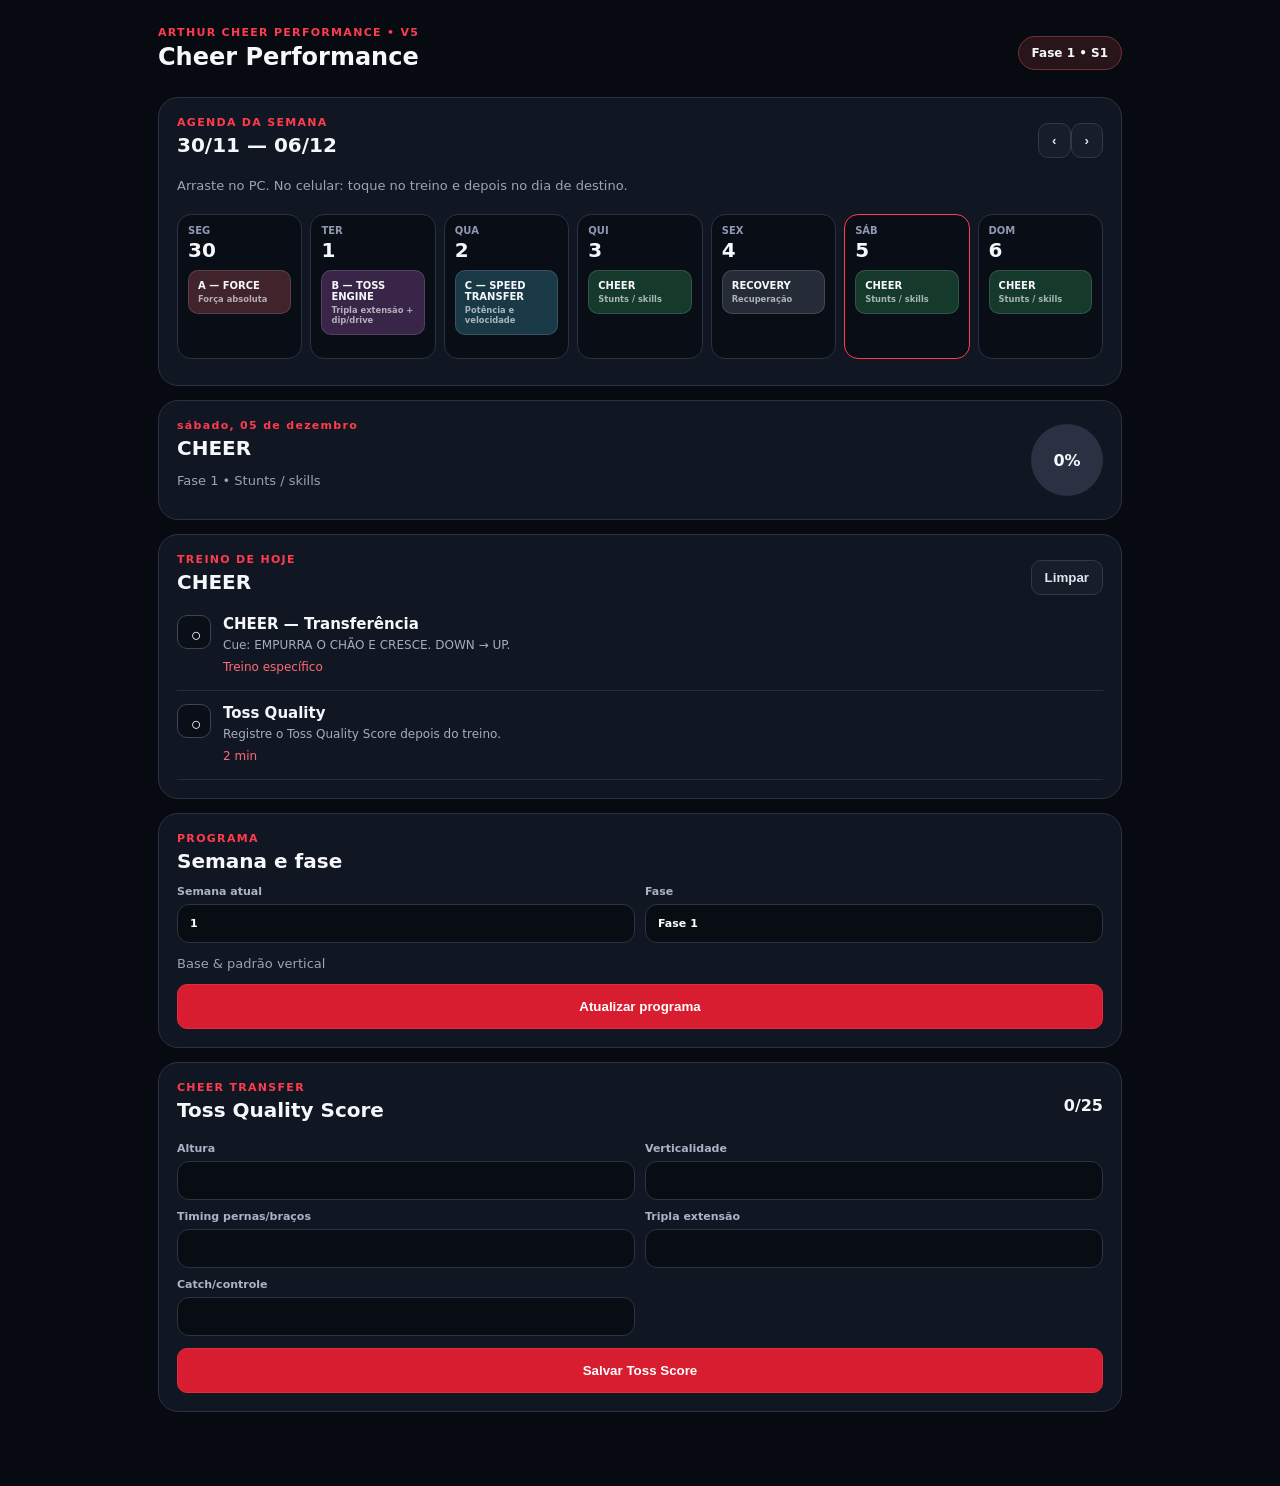
<file: index.html>
<!doctype html><html lang="pt-BR"><head><meta charset="utf-8"><meta name="viewport" content="width=device-width,initial-scale=1"><title>Arthur Cheer Performance V5</title><link rel="stylesheet" href="styles.css"></head><body>
<div class="app"><header><div><p class="eyebrow">ARTHUR CHEER PERFORMANCE • V5</p><h1>Cheer Performance</h1></div><span id="phaseBadge" class="badge"></span></header>
<section class="panel"><div class="head"><div><p class="eyebrow">AGENDA DA SEMANA</p><h2 id="range"></h2></div><div><button id="prev">‹</button><button id="next">›</button></div></div><p class="muted">Arraste no PC. No celular: toque no treino e depois no dia de destino.</p><div id="calendar" class="calendar"></div></section>
<section class="panel hero"><div><p id="date" class="eyebrow"></p><h2 id="todayTitle"></h2><p id="todayMeta" class="muted"></p></div><div id="ring" class="ring"><b id="pct">0%</b></div></section>
<section class="panel"><div class="head"><div><p class="eyebrow">TREINO DE HOJE</p><h2 id="sessionTitle"></h2></div><button id="clear">Limpar</button></div><div id="cue"></div><div id="workout"></div></section>
<section class="panel"><p class="eyebrow">PROGRAMA</p><h2>Semana e fase</h2><div class="grid"><label>Semana atual<input id="weekInput" type="number" min="1" max="16"></label><label>Fase<input id="phaseInput" disabled></label></div><p id="focus" class="muted"></p><button id="saveWeek" class="primary">Atualizar programa</button></section>
<section class="panel"><div class="head"><div><p class="eyebrow">CHEER TRANSFER</p><h2>Toss Quality Score</h2></div><b id="score">0/25</b></div><div class="grid scores"><label>Altura<input id="height" type="number" min="1" max="5"></label><label>Verticalidade<input id="vertical" type="number" min="1" max="5"></label><label>Timing pernas/braços<input id="timing" type="number" min="1" max="5"></label><label>Tripla extensão<input id="extension" type="number" min="1" max="5"></label><label>Catch/controle<input id="control" type="number" min="1" max="5"></label></div><button id="saveScore" class="primary">Salvar Toss Score</button></section>
</div><script src="app.js"></script></body></html>
</file>
<file: styles.css>
*{box-sizing:border-box}body{margin:0;background:#070b11;color:#f5f7fb;font-family:system-ui,-apple-system,Segoe UI,sans-serif}.app{max-width:1000px;margin:auto;padding:26px 18px 60px}header,.head,.hero{display:flex;justify-content:space-between;align-items:center;gap:12px}header{margin-bottom:18px}h1,h2{margin:4px 0 8px}h1{font-size:24px}h2{font-size:20px}.eyebrow{margin:0;color:#ff3b4d;font-size:11px;font-weight:900;letter-spacing:1.3px}.muted{color:#99a4b7;font-size:13px}.badge{padding:9px 13px;border-radius:999px;background:#28151a;border:1px solid #74303a;font-size:12px;font-weight:900}.panel{background:#111722;border:1px solid #293142;border-radius:20px;padding:18px;margin-bottom:14px}.calendar{display:grid;grid-template-columns:repeat(7,minmax(115px,1fr));gap:8px;overflow-x:auto;padding:8px 0}.day{min-height:145px;background:#090e16;border:1px solid #293142;border-radius:14px;padding:10px}.day.today{border-color:#ff3b4d}.day.target{outline:2px dashed #fff8}.dayname{font-size:10px;color:#8f9ab0;font-weight:900}.daynum{font-size:20px;font-weight:900;margin:2px 0 8px}.card{padding:9px;border-radius:10px;margin-top:6px;font-size:10px;font-weight:900;cursor:grab;border:1px solid #ffffff22}.card small{display:block;opacity:.65;margin-top:3px}.force{background:#40232b}.toss{background:#392547}.speed{background:#193946}.armor{background:#30343e}.cheer{background:#153a2c}.recovery{background:#252c38}.empty{border:1px dashed #31394a;color:#596477;text-align:center;padding:8px;border-radius:9px;font-size:9px}.ring{width:72px;height:72px;border-radius:50%;display:grid;place-items:center;background:conic-gradient(#ff3446 0%,#293142 0)}.block{display:flex;gap:12px;padding:13px 0;border-bottom:1px solid #242c3a}.check{width:34px;height:34px;border-radius:10px;border:1px solid #3b4557;background:#0a0f17;color:white;font-size:18px}.check.done{background:#c8192c}.block h3{margin:0 0 4px;font-size:15px}.block p{margin:0;color:#a3adbf;font-size:12px;line-height:1.45}.meta{color:#ff6a77!important;margin-top:5px!important}.cue{background:#1b1016;border-left:3px solid #ff394a;border-radius:10px;padding:12px;margin-bottom:8px}.cue b{display:block}.cue span{font-size:12px;color:#a7b0c0}.grid{display:grid;grid-template-columns:1fr 1fr;gap:10px;margin:12px 0}label{font-size:11px;font-weight:800;color:#aab4c6}input{width:100%;margin-top:6px;background:#080d14;border:1px solid #2b3444;color:#fff;border-radius:12px;padding:12px;font:inherit}button{background:#171e29;border:1px solid #30394a;color:#dfe5ef;border-radius:10px;padding:9px 13px;font-weight:800}.primary{width:100%;background:#d91d30;border-color:#e72a3d;color:white;padding:14px}@media(max-width:700px){.calendar{grid-template-columns:repeat(7,115px)}.app{padding:18px 12px 45px}}
</file>
